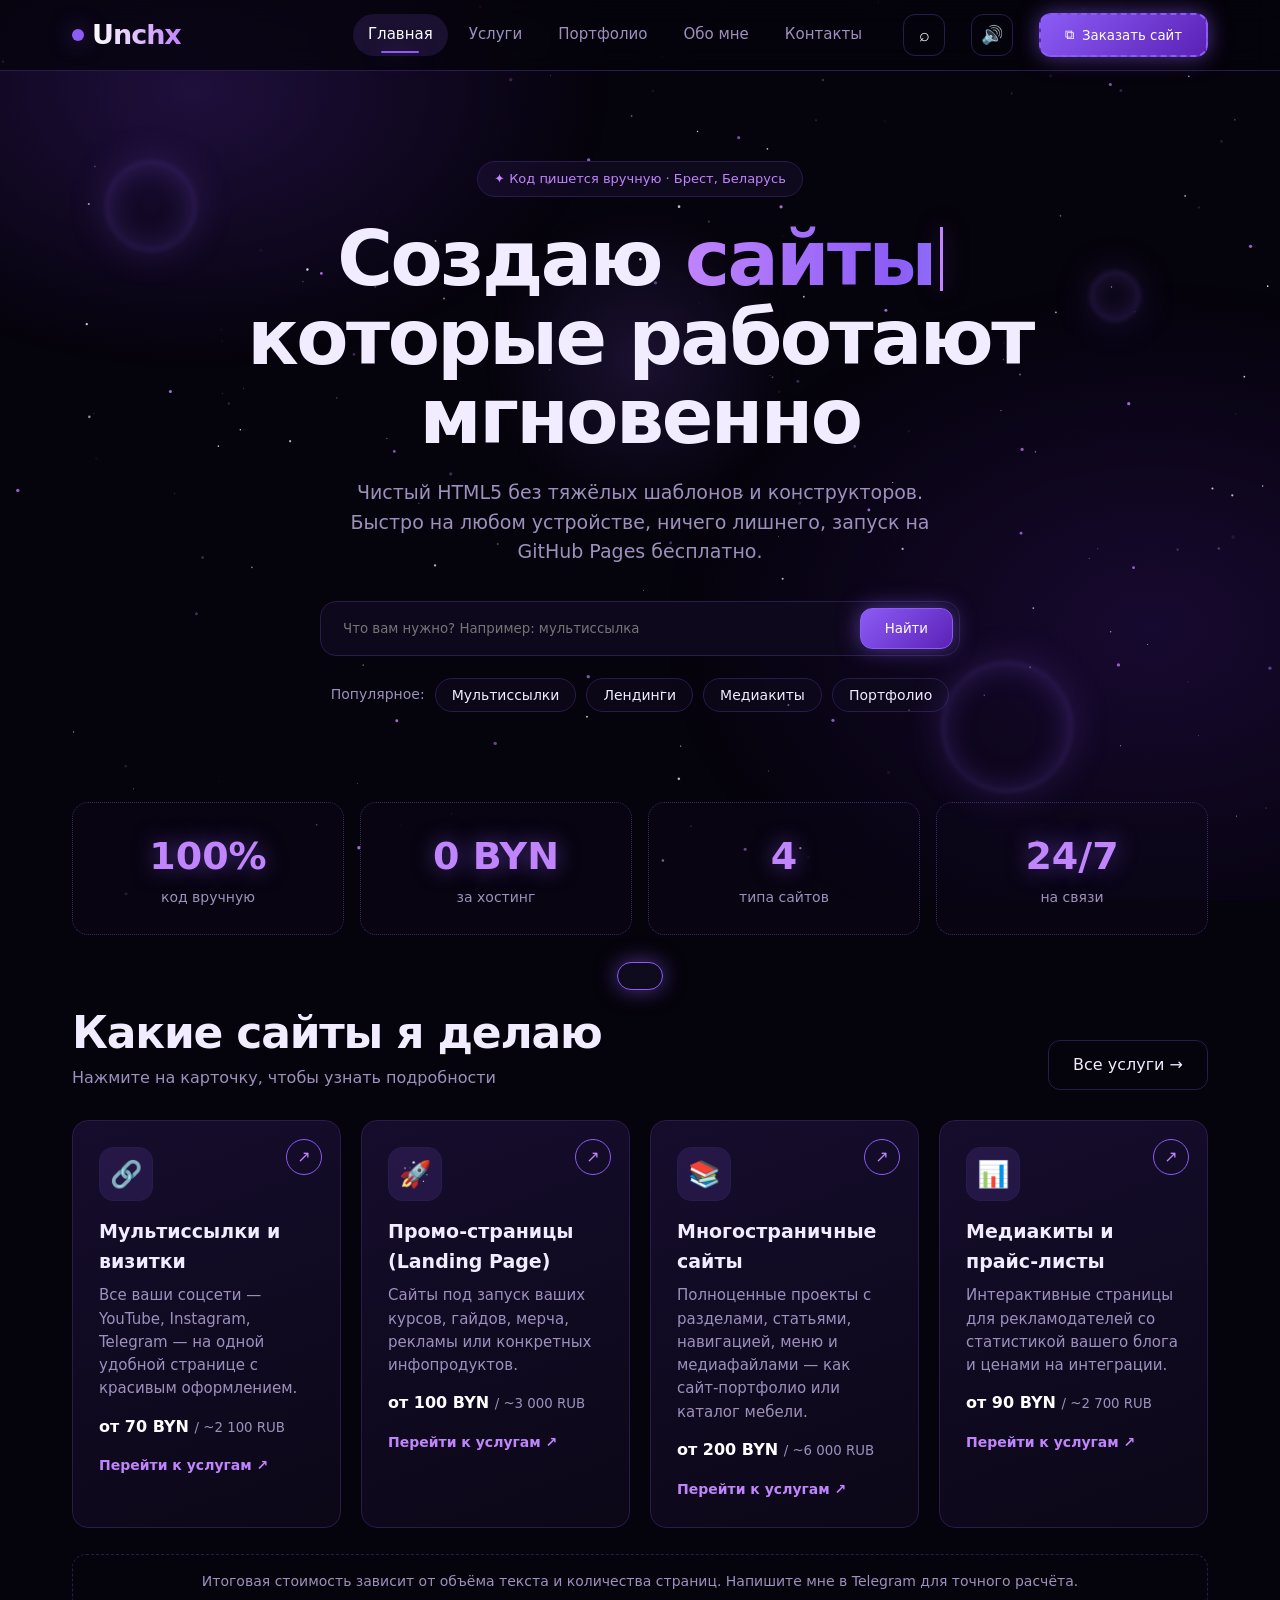
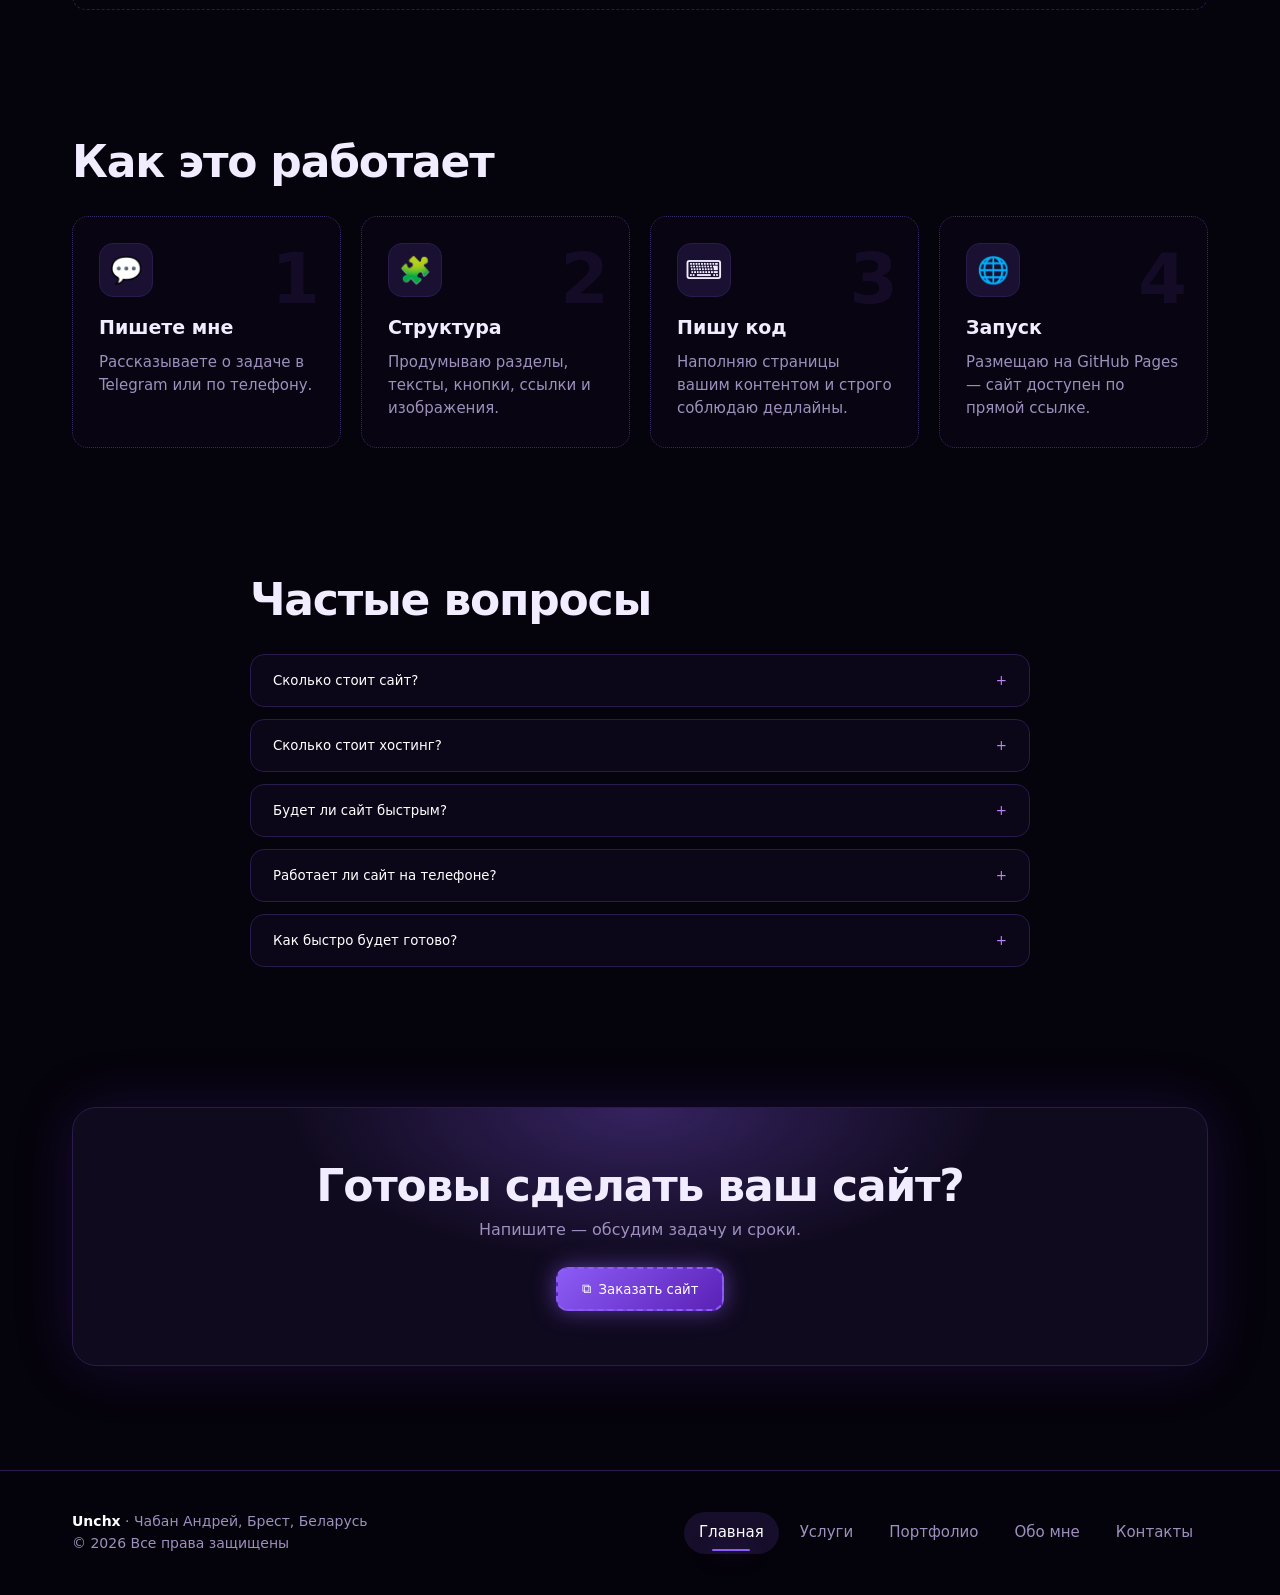
<file: index.html>
<!DOCTYPE html>
<html lang="ru">
<head>
<meta charset="UTF-8">
<meta name="viewport" content="width=device-width, initial-scale=1">
<title>Главная — Unchx</title>
<meta name="description" content="Unchx — разработка сайтов вручную на HTML5. Андрей Чабан, Брест.">
<meta name="theme-color" content="#05030b">
<link rel="stylesheet" href="style.css">
</head>
<body>
<canvas id="stars"></canvas><div class="nebula"></div><div id="cursor"></div><div class="prog"></div>
<header><div class="wrap bar">
<a href="index.html" class="logo"><i></i><b>Unchx</b></a>
<nav><a href="index.html" class="on">Главная</a><a href="services.html" class="">Услуги</a><a href="portfolio.html" class="">Портфолио</a><a href="about.html" class="">Обо мне</a><a href="contact.html" class="">Контакты</a></nav>
<button class="sbtn" data-search aria-label="Поиск по сайту" title="Поиск (клавиша /)">⌕</button>
<button class="sbtn" id="snd" aria-label="Звук" title="Звук кликов">🔊</button>
<button class="btn pop" data-order="">Заказать сайт</button>
<button class="burger" aria-label="Меню">☰</button>
</div></header>
<main class="wrap">
<div class="hero">
<div class="orb" style="width:90px;height:90px;left:3%;top:90px"></div>
<div class="orb" style="width:50px;height:50px;right:6%;top:200px;animation-delay:-3s"></div>
<div class="orb" style="width:130px;height:130px;right:12%;bottom:-20px;animation-delay:-6s"></div>
<span class="tag">✦ Код пишется вручную · Брест, Беларусь</span>
<h1>Создаю <em id="typed">сайты</em><span class="caret"></span><br>которые работают мгновенно</h1>
<p class="lead">Чистый HTML5 без тяжёлых шаблонов и конструкторов. Быстро на любом устройстве, ничего лишнего, запуск на GitHub Pages бесплатно.</p>
<form class="search" id="sf"><input id="sq" placeholder="Что вам нужно? Например: мультиссылка"><button class="btn">Найти</button></form>
<div class="pills"><span>Популярное:</span>
<button class="pill" data-go="services.html">Мультиссылки</button>
<button class="pill" data-go="services.html">Лендинги</button>
<button class="pill" data-go="services.html">Медиакиты</button>
<button class="pill" data-go="portfolio.html">Портфолио</button></div>
</div>
<div class="stats reveal">
<div class="stat info"><b data-n="100" data-s="%">0</b><span>код вручную</span></div>
<div class="stat info"><b data-n="0" data-s=" BYN">0</b><span>за хостинг</span></div>
<div class="stat info"><b data-n="4">0</b><span>типа сайтов</span></div>
<div class="stat info"><b data-n="24" data-s="/7">0</b><span>на связи</span></div>
</div>
<section><div class="sh"><div><h2>Какие сайты я делаю</h2><p class="sub">Нажмите на карточку, чтобы узнать подробности</p></div><a class="btn ghost" href="services.html">Все услуги →</a></div>
<div class="grid"><div class="card link reveal" data-go="services.html"><div class="ico">🔗</div><h3>Мультиссылки и визитки</h3><p>Все ваши соцсети — YouTube, Instagram, Telegram — на одной удобной странице с красивым оформлением.</p><div class="price">от 70 BYN <small>/ ~2 100 RUB</small></div><span class="more go">Перейти к услугам ↗</span></div><div class="card link reveal" data-go="services.html"><div class="ico">🚀</div><h3>Промо-страницы (Landing Page)</h3><p>Сайты под запуск ваших курсов, гайдов, мерча, рекламы или конкретных инфопродуктов.</p><div class="price">от 100 BYN <small>/ ~3 000 RUB</small></div><span class="more go">Перейти к услугам ↗</span></div><div class="card link reveal" data-go="services.html"><div class="ico">📚</div><h3>Многостраничные сайты</h3><p>Полноценные проекты с разделами, статьями, навигацией, меню и медиафайлами — как сайт-портфолио или каталог мебели.</p><div class="price">от 200 BYN <small>/ ~6 000 RUB</small></div><span class="more go">Перейти к услугам ↗</span></div><div class="card link reveal" data-go="services.html"><div class="ico">📊</div><h3>Медиакиты и прайс-листы</h3><p>Интерактивные страницы для рекламодателей со статистикой вашего блога и ценами на интеграции.</p><div class="price">от 90 BYN <small>/ ~2 700 RUB</small></div><span class="more go">Перейти к услугам ↗</span></div></div><div class="note reveal">Итоговая стоимость зависит от объёма текста и количества страниц. Напишите мне в Telegram для точного расчёта.</div></section>
<section><div class="sh"><h2>Как это работает</h2></div>
<div class="grid steps">
<div class="card info step reveal"><div class="ico">💬</div><h3>Пишете мне</h3><p>Рассказываете о задаче в Telegram или по телефону.</p></div>
<div class="card info step reveal"><div class="ico">🧩</div><h3>Структура</h3><p>Продумываю разделы, тексты, кнопки, ссылки и изображения.</p></div>
<div class="card info step reveal"><div class="ico">⌨️</div><h3>Пишу код</h3><p>Наполняю страницы вашим контентом и строго соблюдаю дедлайны.</p></div>
<div class="card info step reveal"><div class="ico">🌐</div><h3>Запуск</h3><p>Размещаю на GitHub Pages — сайт доступен по прямой ссылке.</p></div>
</div></section>
<section id="faq"><div class="faq"><div class="sh"><h2>Частые вопросы</h2></div>
<div class="q"><button>Сколько стоит сайт? <span>+</span></button><div>Мультиссылка — от 70 BYN, медиакит — от 90 BYN, лендинг — от 100 BYN, многостраничный сайт — от 200 BYN. Точная цена зависит от объёма текста и числа страниц.</div></div>
<div class="q"><button>Сколько стоит хостинг? <span>+</span></button><div>Ничего. Я сам и бесплатно размещаю готовый проект на GitHub Pages, поэтому вы не платите за хостинг каждый месяц.</div></div>
<div class="q"><button>Будет ли сайт быстрым? <span>+</span></button><div>Да. Код пишется вручную на HTML5, без лишнего цифрового мусора, поэтому сайт открывается моментально.</div></div>
<div class="q"><button>Работает ли сайт на телефоне? <span>+</span></button><div>Да, сайты корректно работают на любых устройствах.</div></div>
<div class="q"><button>Как быстро будет готово? <span>+</span></button><div>Сроки обсуждаем заранее и я строго их соблюдаю.</div></div></div></section>
<section><div class="band reveal"><h2>Готовы сделать ваш сайт?</h2><p class="sub" style="margin-bottom:24px">Напишите — обсудим задачу и сроки.</p><button class="btn pop" data-order="">Заказать сайт</button></div></section>
</main>
<footer><div class="wrap fl">
<div><b style="color:#fff">Unchx</b> · Чабан Андрей, Брест, Беларусь<br>© 2026 Все права защищены</div>
<nav><a href="index.html" class="on">Главная</a><a href="services.html" class="">Услуги</a><a href="portfolio.html" class="">Портфолио</a><a href="about.html" class="">Обо мне</a><a href="contact.html" class="">Контакты</a></nav>
</div></footer>
<div class="modal" id="order"><div class="win">
<div class="wbar"><span></span><span></span><span></span><em>окно заказа · страница под ним остаётся на месте</em><button class="x" aria-label="Закрыть">✕</button></div>
<h3>Заказать сайт</h3><p class="sub">Заполните — и откроется чат со мной в Telegram. Закрыть: крестик, Esc или клик мимо окна.</p>
<label>Что нужно сделать</label>
<select id="kind"><option>Мультиссылка / визитка</option><option>Промо-страница (Landing Page)</option><option>Многостраничный сайт</option><option>Медиакит / прайс-лист</option><option>Другое</option></select>
<label>Ваше имя</label><input id="nm" placeholder="Как к вам обращаться">
<label>Коротко о задаче</label><textarea id="msg" placeholder="Расскажите о проекте и сроках"></textarea>
<button class="btn" id="send" style="width:100%;margin-top:20px">Отправить в Telegram</button>
</div></div>
<div class="modal" id="find"><div class="win">
<div class="wbar"><span></span><span></span><span></span><em>окно поиска · страница под ним остаётся на месте</em><button class="x" aria-label="Закрыть">✕</button></div>
<input id="fq" placeholder="Например: цена, telegram, мультиссылка" autocomplete="off">
<ul class="res" id="fres"></ul>
<p class="hint">↑ ↓ — выбор · Enter — открыть · Esc — закрыть</p>
</div></div>
<div id="toast"></div>
<button class="top" aria-label="Наверх">↑</button>
<script src="script.js"></script>
</body>
</html>
</file>
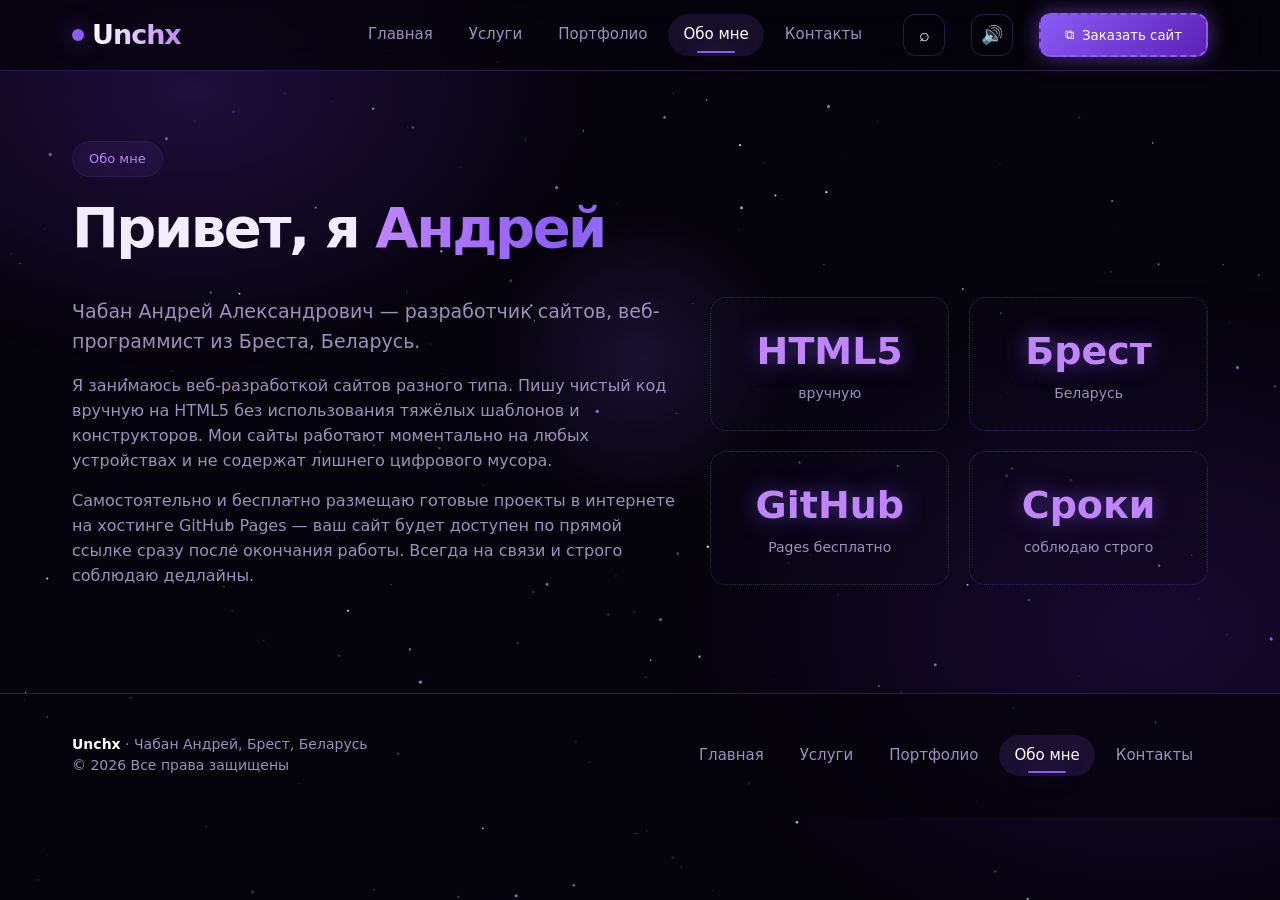
<file: about.html>
<!DOCTYPE html>
<html lang="ru">
<head>
<meta charset="UTF-8">
<meta name="viewport" content="width=device-width, initial-scale=1">
<title>Обо мне — Unchx</title>
<meta name="description" content="Unchx — разработка сайтов вручную на HTML5. Андрей Чабан, Брест.">
<meta name="theme-color" content="#05030b">
<link rel="stylesheet" href="style.css">
</head>
<body>
<canvas id="stars"></canvas><div class="nebula"></div><div id="cursor"></div><div class="prog"></div>
<header><div class="wrap bar">
<a href="index.html" class="logo"><i></i><b>Unchx</b></a>
<nav><a href="index.html" class="">Главная</a><a href="services.html" class="">Услуги</a><a href="portfolio.html" class="">Портфолио</a><a href="about.html" class="on">Обо мне</a><a href="contact.html" class="">Контакты</a></nav>
<button class="sbtn" data-search aria-label="Поиск по сайту" title="Поиск (клавиша /)">⌕</button>
<button class="sbtn" id="snd" aria-label="Звук" title="Звук кликов">🔊</button>
<button class="btn pop" data-order="">Заказать сайт</button>
<button class="burger" aria-label="Меню">☰</button>
</div></header>
<main class="wrap"><div class="page-head"><span class="tag">Обо мне</span><h1 style="font-size:clamp(34px,5vw,56px)">Привет, я <em>Андрей</em></h1></div>
<section style="padding-top:20px"><div class="two"><div class="reveal"><p class="lead" style="margin:0 0 18px;max-width:none">Чабан Андрей Александрович — разработчик сайтов, веб-программист из Бреста, Беларусь.</p>
<p style="color:var(--mut);margin-bottom:16px">Я занимаюсь веб-разработкой сайтов разного типа. Пишу чистый код вручную на HTML5 без использования тяжёлых шаблонов и конструкторов. Мои сайты работают моментально на любых устройствах и не содержат лишнего цифрового мусора.</p>
<p style="color:var(--mut)">Самостоятельно и бесплатно размещаю готовые проекты в интернете на хостинге GitHub Pages — ваш сайт будет доступен по прямой ссылке сразу после окончания работы. Всегда на связи и строго соблюдаю дедлайны.</p></div>
<div class="grid" style="grid-template-columns:1fr 1fr"><div class="stat info reveal"><b>HTML5</b><span>вручную</span></div><div class="stat info reveal"><b>Брест</b><span>Беларусь</span></div><div class="stat info reveal"><b>GitHub</b><span>Pages бесплатно</span></div><div class="stat info reveal"><b>Сроки</b><span>соблюдаю строго</span></div></div></div></section></main>
<footer><div class="wrap fl">
<div><b style="color:#fff">Unchx</b> · Чабан Андрей, Брест, Беларусь<br>© 2026 Все права защищены</div>
<nav><a href="index.html" class="">Главная</a><a href="services.html" class="">Услуги</a><a href="portfolio.html" class="">Портфолио</a><a href="about.html" class="on">Обо мне</a><a href="contact.html" class="">Контакты</a></nav>
</div></footer>
<div class="modal" id="order"><div class="win">
<div class="wbar"><span></span><span></span><span></span><em>окно заказа · страница под ним остаётся на месте</em><button class="x" aria-label="Закрыть">✕</button></div>
<h3>Заказать сайт</h3><p class="sub">Заполните — и откроется чат со мной в Telegram. Закрыть: крестик, Esc или клик мимо окна.</p>
<label>Что нужно сделать</label>
<select id="kind"><option>Мультиссылка / визитка</option><option>Промо-страница (Landing Page)</option><option>Многостраничный сайт</option><option>Медиакит / прайс-лист</option><option>Другое</option></select>
<label>Ваше имя</label><input id="nm" placeholder="Как к вам обращаться">
<label>Коротко о задаче</label><textarea id="msg" placeholder="Расскажите о проекте и сроках"></textarea>
<button class="btn" id="send" style="width:100%;margin-top:20px">Отправить в Telegram</button>
</div></div>
<div class="modal" id="find"><div class="win">
<div class="wbar"><span></span><span></span><span></span><em>окно поиска · страница под ним остаётся на месте</em><button class="x" aria-label="Закрыть">✕</button></div>
<input id="fq" placeholder="Например: цена, telegram, мультиссылка" autocomplete="off">
<ul class="res" id="fres"></ul>
<p class="hint">↑ ↓ — выбор · Enter — открыть · Esc — закрыть</p>
</div></div>
<div id="toast"></div>
<button class="top" aria-label="Наверх">↑</button>
<script src="script.js"></script>
</body>
</html>
</file>
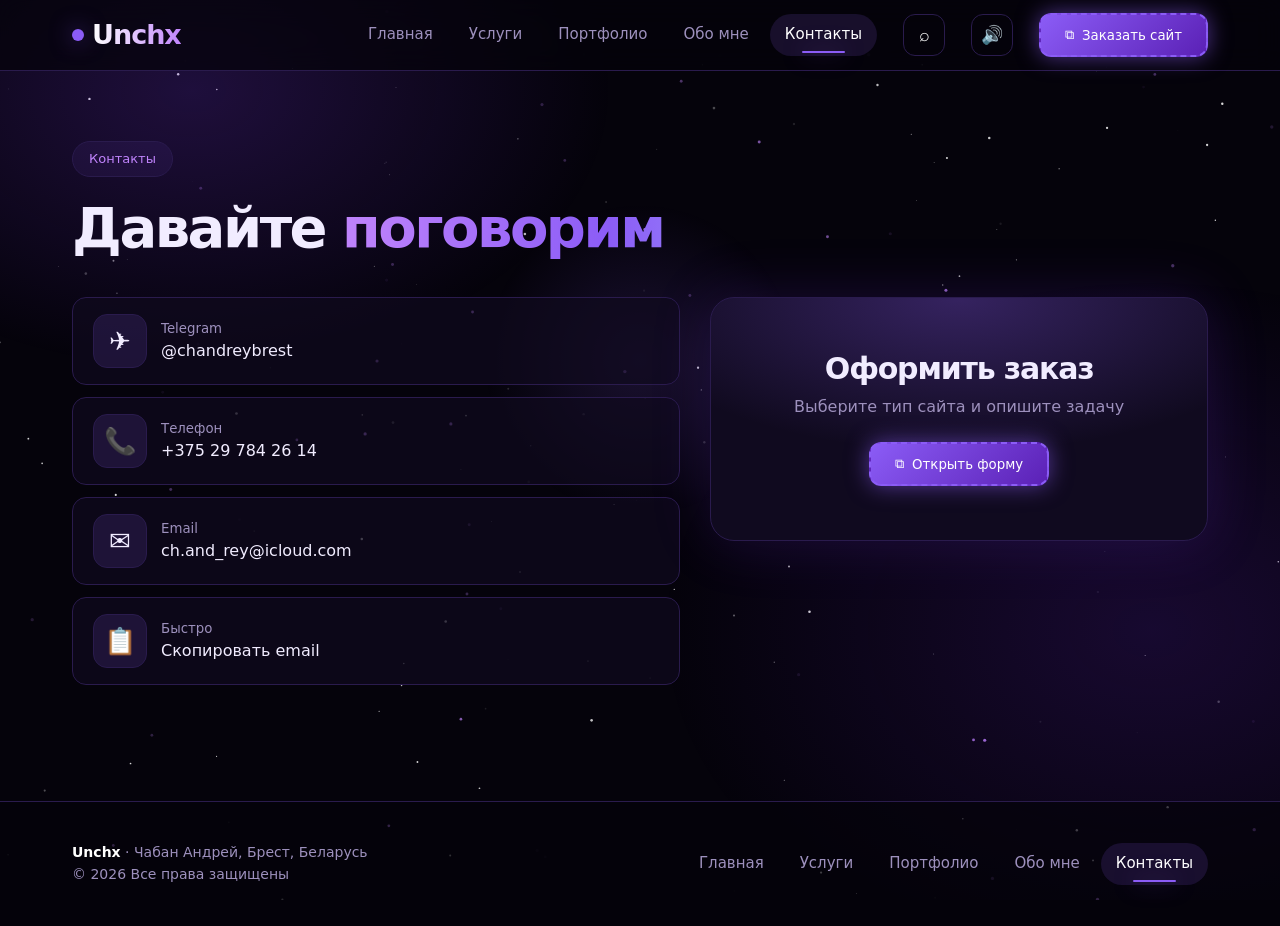
<file: contact.html>
<!DOCTYPE html>
<html lang="ru">
<head>
<meta charset="UTF-8">
<meta name="viewport" content="width=device-width, initial-scale=1">
<title>Контакты — Unchx</title>
<meta name="description" content="Unchx — разработка сайтов вручную на HTML5. Андрей Чабан, Брест.">
<meta name="theme-color" content="#05030b">
<link rel="stylesheet" href="style.css">
</head>
<body>
<canvas id="stars"></canvas><div class="nebula"></div><div id="cursor"></div><div class="prog"></div>
<header><div class="wrap bar">
<a href="index.html" class="logo"><i></i><b>Unchx</b></a>
<nav><a href="index.html" class="">Главная</a><a href="services.html" class="">Услуги</a><a href="portfolio.html" class="">Портфолио</a><a href="about.html" class="">Обо мне</a><a href="contact.html" class="on">Контакты</a></nav>
<button class="sbtn" data-search aria-label="Поиск по сайту" title="Поиск (клавиша /)">⌕</button>
<button class="sbtn" id="snd" aria-label="Звук" title="Звук кликов">🔊</button>
<button class="btn pop" data-order="">Заказать сайт</button>
<button class="burger" aria-label="Меню">☰</button>
</div></header>
<main class="wrap"><div class="page-head"><span class="tag">Контакты</span><h1 style="font-size:clamp(34px,5vw,56px)">Давайте <em>поговорим</em></h1></div>
<section style="padding-top:20px"><div class="two"><div>
<a class="contact-row reveal" href="https://t.me/chandreybrest" target="_blank" rel="noopener"><span class="ico" style="margin:0">✈️</span><div><small>Telegram</small>@chandreybrest</div></a>
<a class="contact-row reveal" href="tel:+375297842614"><span class="ico" style="margin:0">📞</span><div><small>Телефон</small>+375 29 784 26 14</div></a>
<a class="contact-row reveal" href="mailto:ch.and_rey@icloud.com"><span class="ico" style="margin:0">✉️</span><div><small>Email</small>ch.and_rey@icloud.com</div></a>
<div class="contact-row reveal" data-copy="ch.and_rey@icloud.com" style="cursor:pointer"><span class="ico" style="margin:0">📋</span><div><small>Быстро</small>Скопировать email</div></div></div>
<div class="band reveal"><h2 style="font-size:30px">Оформить заказ</h2><p class="sub" style="margin:10px 0 22px">Выберите тип сайта и опишите задачу</p><button class="btn pop" data-order="">Открыть форму</button></div></div></section></main>
<footer><div class="wrap fl">
<div><b style="color:#fff">Unchx</b> · Чабан Андрей, Брест, Беларусь<br>© 2026 Все права защищены</div>
<nav><a href="index.html" class="">Главная</a><a href="services.html" class="">Услуги</a><a href="portfolio.html" class="">Портфолио</a><a href="about.html" class="">Обо мне</a><a href="contact.html" class="on">Контакты</a></nav>
</div></footer>
<div class="modal" id="order"><div class="win">
<div class="wbar"><span></span><span></span><span></span><em>окно заказа · страница под ним остаётся на месте</em><button class="x" aria-label="Закрыть">✕</button></div>
<h3>Заказать сайт</h3><p class="sub">Заполните — и откроется чат со мной в Telegram. Закрыть: крестик, Esc или клик мимо окна.</p>
<label>Что нужно сделать</label>
<select id="kind"><option>Мультиссылка / визитка</option><option>Промо-страница (Landing Page)</option><option>Многостраничный сайт</option><option>Медиакит / прайс-лист</option><option>Другое</option></select>
<label>Ваше имя</label><input id="nm" placeholder="Как к вам обращаться">
<label>Коротко о задаче</label><textarea id="msg" placeholder="Расскажите о проекте и сроках"></textarea>
<button class="btn" id="send" style="width:100%;margin-top:20px">Отправить в Telegram</button>
</div></div>
<div class="modal" id="find"><div class="win">
<div class="wbar"><span></span><span></span><span></span><em>окно поиска · страница под ним остаётся на месте</em><button class="x" aria-label="Закрыть">✕</button></div>
<input id="fq" placeholder="Например: цена, telegram, мультиссылка" autocomplete="off">
<ul class="res" id="fres"></ul>
<p class="hint">↑ ↓ — выбор · Enter — открыть · Esc — закрыть</p>
</div></div>
<div id="toast"></div>
<button class="top" aria-label="Наверх">↑</button>
<script src="script.js"></script>
</body>
</html>
</file>
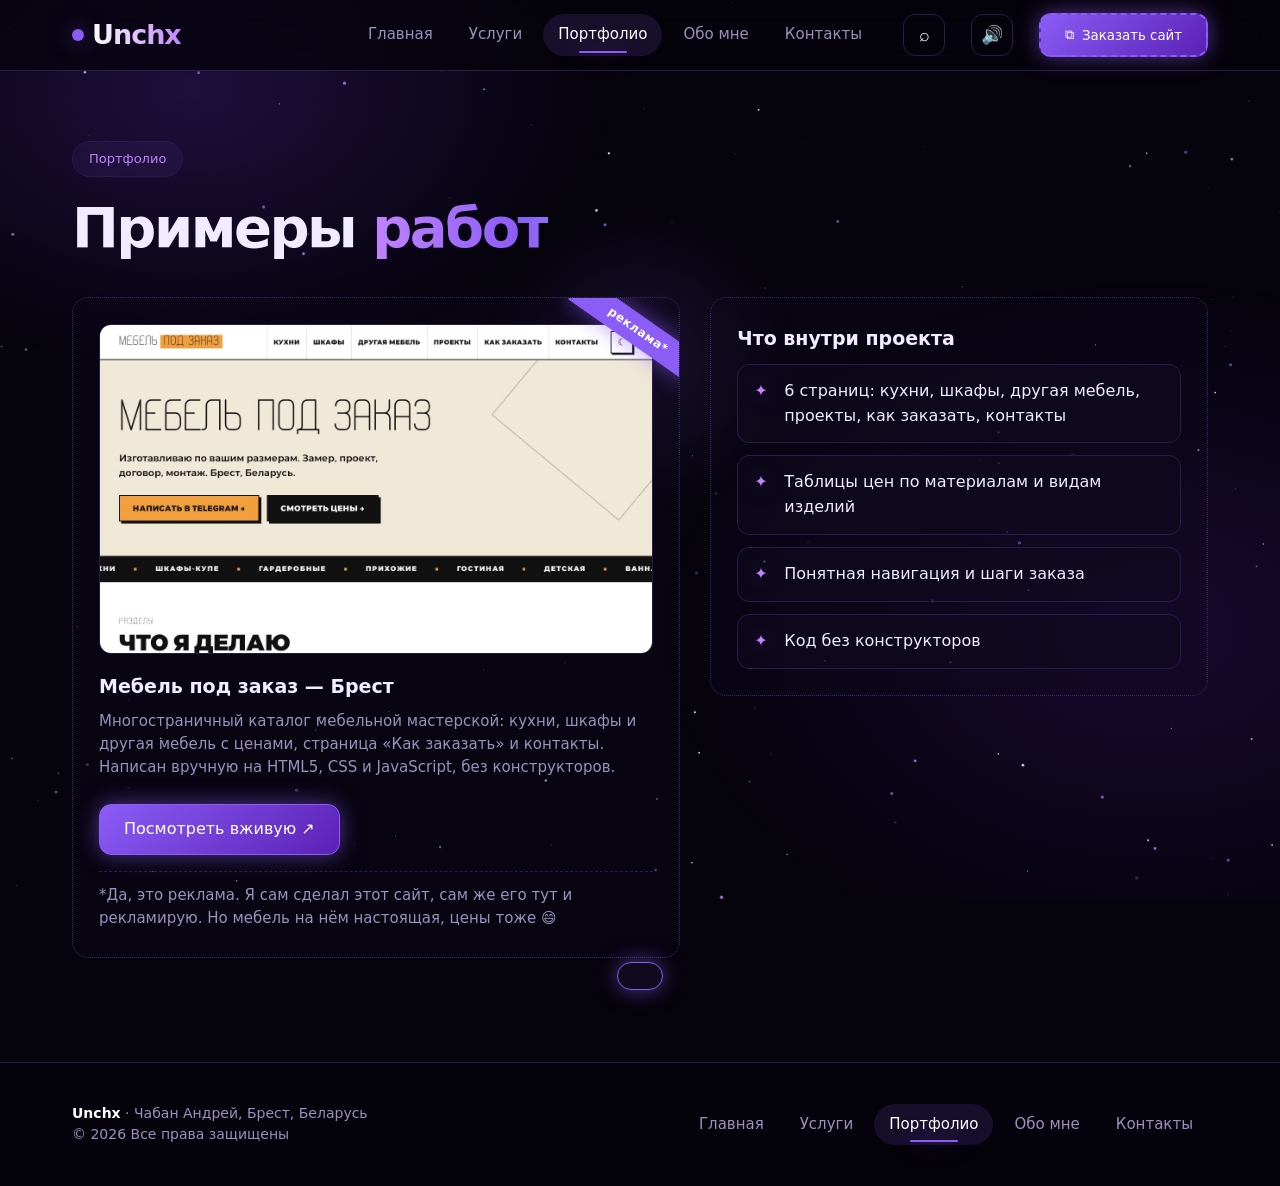
<file: portfolio.html>
<!DOCTYPE html>
<html lang="ru">
<head>
<meta charset="UTF-8">
<meta name="viewport" content="width=device-width, initial-scale=1">
<title>Портфолио — Unchx</title>
<meta name="description" content="Unchx — разработка сайтов вручную на HTML5. Андрей Чабан, Брест.">
<meta name="theme-color" content="#05030b">
<link rel="stylesheet" href="style.css">
</head>
<body>
<canvas id="stars"></canvas><div class="nebula"></div><div id="cursor"></div><div class="prog"></div>
<header><div class="wrap bar">
<a href="index.html" class="logo"><i></i><b>Unchx</b></a>
<nav><a href="index.html" class="">Главная</a><a href="services.html" class="">Услуги</a><a href="portfolio.html" class="on">Портфолио</a><a href="about.html" class="">Обо мне</a><a href="contact.html" class="">Контакты</a></nav>
<button class="sbtn" data-search aria-label="Поиск по сайту" title="Поиск (клавиша /)">⌕</button>
<button class="sbtn" id="snd" aria-label="Звук" title="Звук кликов">🔊</button>
<button class="btn pop" data-order="">Заказать сайт</button>
<button class="burger" aria-label="Меню">☰</button>
</div></header>
<main class="wrap"><div class="page-head"><span class="tag">Портфолио</span><h1 style="font-size:clamp(34px,5vw,56px)">Примеры <em>работ</em></h1></div>
<section style="padding-top:20px"><div class="two">
<div class="card info reveal ad"><span class="ribbon">реклама*</span><img class="shot" src="img/mebel.jpg" alt="Сайт «Мебель под заказ»" loading="lazy"><h3>Мебель под заказ — Брест</h3><p>Многостраничный каталог мебельной мастерской: кухни, шкафы и другая мебель с ценами, страница «Как заказать» и контакты. Написан вручную на HTML5, CSS и JavaScript, без конструкторов.</p><br><a class="btn" href="https://undreychx.github.io/Mebel-pod-zakaz/" target="_blank" rel="noopener">Посмотреть вживую ↗</a><p class="foot">*Да, это реклама. Я сам сделал этот сайт, сам же его тут и рекламирую. Но мебель на нём настоящая, цены тоже 😄</p></div>
<div class="card info reveal"><h3>Что внутри проекта</h3><ul class="list"><li>6 страниц: кухни, шкафы, другая мебель, проекты, как заказать, контакты</li><li>Таблицы цен по материалам и видам изделий</li><li>Понятная навигация и шаги заказа</li><li>Код без конструкторов</li></ul></div>
</div></section></main>
<footer><div class="wrap fl">
<div><b style="color:#fff">Unchx</b> · Чабан Андрей, Брест, Беларусь<br>© 2026 Все права защищены</div>
<nav><a href="index.html" class="">Главная</a><a href="services.html" class="">Услуги</a><a href="portfolio.html" class="on">Портфолио</a><a href="about.html" class="">Обо мне</a><a href="contact.html" class="">Контакты</a></nav>
</div></footer>
<div class="modal" id="order"><div class="win">
<div class="wbar"><span></span><span></span><span></span><em>окно заказа · страница под ним остаётся на месте</em><button class="x" aria-label="Закрыть">✕</button></div>
<h3>Заказать сайт</h3><p class="sub">Заполните — и откроется чат со мной в Telegram. Закрыть: крестик, Esc или клик мимо окна.</p>
<label>Что нужно сделать</label>
<select id="kind"><option>Мультиссылка / визитка</option><option>Промо-страница (Landing Page)</option><option>Многостраничный сайт</option><option>Медиакит / прайс-лист</option><option>Другое</option></select>
<label>Ваше имя</label><input id="nm" placeholder="Как к вам обращаться">
<label>Коротко о задаче</label><textarea id="msg" placeholder="Расскажите о проекте и сроках"></textarea>
<button class="btn" id="send" style="width:100%;margin-top:20px">Отправить в Telegram</button>
</div></div>
<div class="modal" id="find"><div class="win">
<div class="wbar"><span></span><span></span><span></span><em>окно поиска · страница под ним остаётся на месте</em><button class="x" aria-label="Закрыть">✕</button></div>
<input id="fq" placeholder="Например: цена, telegram, мультиссылка" autocomplete="off">
<ul class="res" id="fres"></ul>
<p class="hint">↑ ↓ — выбор · Enter — открыть · Esc — закрыть</p>
</div></div>
<div id="toast"></div>
<button class="top" aria-label="Наверх">↑</button>
<script src="script.js"></script>
</body>
</html>
</file>
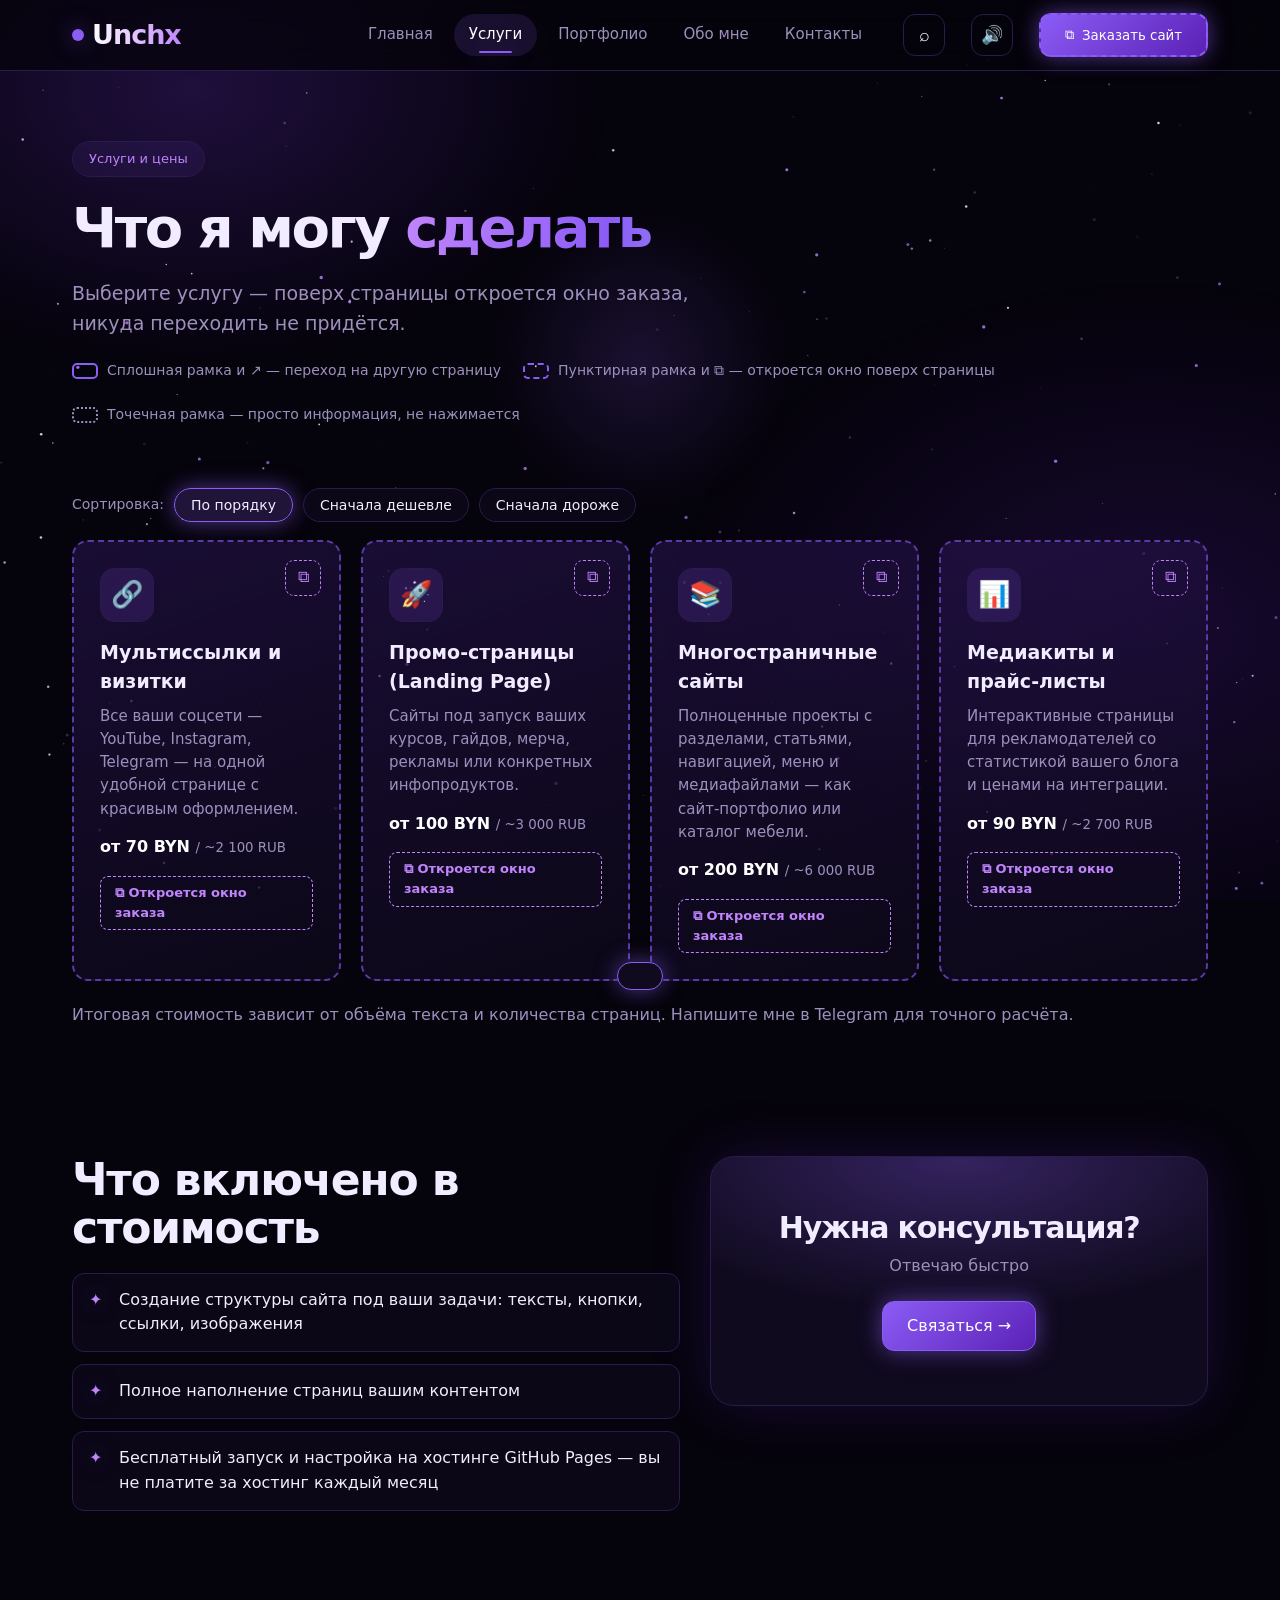
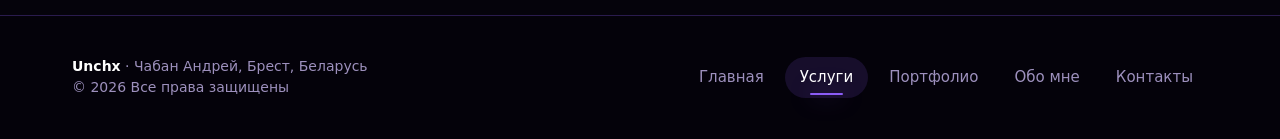
<file: services.html>
<!DOCTYPE html>
<html lang="ru">
<head>
<meta charset="UTF-8">
<meta name="viewport" content="width=device-width, initial-scale=1">
<title>Услуги — Unchx</title>
<meta name="description" content="Unchx — разработка сайтов вручную на HTML5. Андрей Чабан, Брест.">
<meta name="theme-color" content="#05030b">
<link rel="stylesheet" href="style.css">
</head>
<body>
<canvas id="stars"></canvas><div class="nebula"></div><div id="cursor"></div><div class="prog"></div>
<header><div class="wrap bar">
<a href="index.html" class="logo"><i></i><b>Unchx</b></a>
<nav><a href="index.html" class="">Главная</a><a href="services.html" class="on">Услуги</a><a href="portfolio.html" class="">Портфолио</a><a href="about.html" class="">Обо мне</a><a href="contact.html" class="">Контакты</a></nav>
<button class="sbtn" data-search aria-label="Поиск по сайту" title="Поиск (клавиша /)">⌕</button>
<button class="sbtn" id="snd" aria-label="Звук" title="Звук кликов">🔊</button>
<button class="btn pop" data-order="">Заказать сайт</button>
<button class="burger" aria-label="Меню">☰</button>
</div></header>
<main class="wrap"><div class="page-head"><span class="tag">Услуги и цены</span><h1 style="font-size:clamp(34px,5vw,56px)">Что я могу <em>сделать</em></h1><p class="lead" style="margin-left:0">Выберите услугу — поверх страницы откроется окно заказа, никуда переходить не придётся.</p>
<div class="legend"><span><i class="k go"></i>Сплошная рамка и ↗ — переход на другую страницу</span><span><i class="k pop"></i>Пунктирная рамка и ⧉ — откроется окно поверх страницы</span><span><i class="k info"></i>Точечная рамка — просто информация, не нажимается</span></div></div>
<section style="padding-top:20px"><div class="sortbar"><span>Сортировка:</span><button class="pill on" data-sort="0">По порядку</button><button class="pill" data-sort="asc">Сначала дешевле</button><button class="pill" data-sort="desc">Сначала дороже</button></div>
<div class="grid" id="svc"><div class="card popup reveal" data-order="Мультиссылка / визитка" data-price="70"><div class="ico">🔗</div><h3>Мультиссылки и визитки</h3><p>Все ваши соцсети — YouTube, Instagram, Telegram — на одной удобной странице с красивым оформлением.</p><div class="price">от 70 BYN <small>/ ~2 100 RUB</small></div><span class="more pop">⧉ Откроется окно заказа</span></div><div class="card popup reveal" data-order="Промо-страница (Landing Page)" data-price="100"><div class="ico">🚀</div><h3>Промо-страницы (Landing Page)</h3><p>Сайты под запуск ваших курсов, гайдов, мерча, рекламы или конкретных инфопродуктов.</p><div class="price">от 100 BYN <small>/ ~3 000 RUB</small></div><span class="more pop">⧉ Откроется окно заказа</span></div><div class="card popup reveal" data-order="Многостраничный сайт" data-price="200"><div class="ico">📚</div><h3>Многостраничные сайты</h3><p>Полноценные проекты с разделами, статьями, навигацией, меню и медиафайлами — как сайт-портфолио или каталог мебели.</p><div class="price">от 200 BYN <small>/ ~6 000 RUB</small></div><span class="more pop">⧉ Откроется окно заказа</span></div><div class="card popup reveal" data-order="Медиакит / прайс-лист" data-price="90"><div class="ico">📊</div><h3>Медиакиты и прайс-листы</h3><p>Интерактивные страницы для рекламодателей со статистикой вашего блога и ценами на интеграции.</p><div class="price">от 90 BYN <small>/ ~2 700 RUB</small></div><span class="more pop">⧉ Откроется окно заказа</span></div></div>
<p class="sub" style="margin-top:22px">Итоговая стоимость зависит от объёма текста и количества страниц. Напишите мне в Telegram для точного расчёта.</p></section>
<section><div class="two"><div><h2>Что включено в стоимость</h2><ul class="list" style="margin-top:20px">
<li>Создание структуры сайта под ваши задачи: тексты, кнопки, ссылки, изображения</li>
<li>Полное наполнение страниц вашим контентом</li>
<li>Бесплатный запуск и настройка на хостинге GitHub Pages — вы не платите за хостинг каждый месяц</li></ul></div>
<div class="band reveal"><h2 style="font-size:30px">Нужна консультация?</h2><p class="sub" style="margin:10px 0 22px">Отвечаю быстро</p><a class="btn" href="contact.html">Связаться →</a></div></div></section></main>
<footer><div class="wrap fl">
<div><b style="color:#fff">Unchx</b> · Чабан Андрей, Брест, Беларусь<br>© 2026 Все права защищены</div>
<nav><a href="index.html" class="">Главная</a><a href="services.html" class="on">Услуги</a><a href="portfolio.html" class="">Портфолио</a><a href="about.html" class="">Обо мне</a><a href="contact.html" class="">Контакты</a></nav>
</div></footer>
<div class="modal" id="order"><div class="win">
<div class="wbar"><span></span><span></span><span></span><em>окно заказа · страница под ним остаётся на месте</em><button class="x" aria-label="Закрыть">✕</button></div>
<h3>Заказать сайт</h3><p class="sub">Заполните — и откроется чат со мной в Telegram. Закрыть: крестик, Esc или клик мимо окна.</p>
<label>Что нужно сделать</label>
<select id="kind"><option>Мультиссылка / визитка</option><option>Промо-страница (Landing Page)</option><option>Многостраничный сайт</option><option>Медиакит / прайс-лист</option><option>Другое</option></select>
<label>Ваше имя</label><input id="nm" placeholder="Как к вам обращаться">
<label>Коротко о задаче</label><textarea id="msg" placeholder="Расскажите о проекте и сроках"></textarea>
<button class="btn" id="send" style="width:100%;margin-top:20px">Отправить в Telegram</button>
</div></div>
<div class="modal" id="find"><div class="win">
<div class="wbar"><span></span><span></span><span></span><em>окно поиска · страница под ним остаётся на месте</em><button class="x" aria-label="Закрыть">✕</button></div>
<input id="fq" placeholder="Например: цена, telegram, мультиссылка" autocomplete="off">
<ul class="res" id="fres"></ul>
<p class="hint">↑ ↓ — выбор · Enter — открыть · Esc — закрыть</p>
</div></div>
<div id="toast"></div>
<button class="top" aria-label="Наверх">↑</button>
<script src="script.js"></script>
</body>
</html>
</file>
<file: style.css>
:root{--bg:#05030b;--bg2:#0c0818;--card:#100a1f;--line:#2a1b4d;--p:#8b5cf6;--p2:#c084fc;--p3:#5b21b6;--tx:#f1ecff;--mut:#9d90bd;--glow:0 0 22px rgba(139,92,246,.55);--r:16px}
*{box-sizing:border-box;margin:0;padding:0;-webkit-tap-highlight-color:transparent}
html{scroll-behavior:smooth}
body{font-family:'Inter',system-ui,Segoe UI,Arial,sans-serif;background:var(--bg);color:var(--tx);line-height:1.55;overflow-x:hidden}
main{animation:pageIn .6s .05s both}
body.leave main{animation:pageOut .35s forwards}
@keyframes pageIn{from{opacity:0;transform:translateY(14px)}to{opacity:1;transform:none}}
@keyframes pageOut{to{opacity:0;transform:translateY(-10px)}}
a{color:inherit;text-decoration:none}
#stars{position:fixed;inset:0;z-index:-2;width:100%;height:100%}
.nebula{position:fixed;inset:0;z-index:-1;pointer-events:none;background:radial-gradient(600px 400px at 15% 10%,rgba(124,58,237,.22),transparent 70%),radial-gradient(700px 500px at 90% 70%,rgba(91,33,182,.22),transparent 70%)}
#cursor{position:fixed;width:340px;height:340px;border-radius:50%;pointer-events:none;z-index:-1;background:radial-gradient(circle,rgba(139,92,246,.16),transparent 65%);transform:translate(-50%,-50%);left:50%;top:40%}
.wrap{max-width:1180px;margin:0 auto;padding:0 22px}
header{position:sticky;top:0;z-index:50;background:rgba(5,3,11,.72);backdrop-filter:blur(14px);border-bottom:1px solid var(--line);transition:box-shadow .3s}
header.scrolled{box-shadow:0 8px 40px rgba(124,58,237,.25)}
.bar{display:flex;align-items:center;gap:26px;height:70px}
.logo{font-size:27px;font-weight:800;letter-spacing:-1px;display:flex;align-items:center;gap:8px}
.logo i{width:12px;height:12px;border-radius:50%;background:var(--p);box-shadow:var(--glow);animation:pulse 2.4s infinite}
.logo b{background:linear-gradient(90deg,#fff,var(--p2));-webkit-background-clip:text;color:transparent}
@keyframes pulse{50%{transform:scale(1.5);opacity:.6}}
nav{display:flex;gap:6px;margin-left:auto;align-items:center}
nav a{padding:9px 15px;border-radius:999px;color:var(--mut);font-weight:500;font-size:15px;position:relative;transition:.25s}
nav a:hover,nav a.on{color:#fff;background:rgba(139,92,246,.14)}
nav a.on::after{content:"";position:absolute;left:30%;right:30%;bottom:3px;height:2px;background:var(--p);box-shadow:var(--glow);border-radius:2px}
.btn{display:inline-flex;align-items:center;justify-content:center;gap:8px;padding:12px 24px;border-radius:12px;border:1px solid var(--p);background:linear-gradient(135deg,var(--p),var(--p3));color:#fff;font:600 15px inherit;font-family:inherit;cursor:pointer;box-shadow:var(--glow);position:relative;overflow:hidden;transition:transform .2s,box-shadow .3s}
.btn:hover{transform:translateY(-3px);box-shadow:0 0 38px rgba(167,139,250,.8)}
.btn:active{transform:scale(.95)}
.btn.ghost{background:transparent;box-shadow:none;border-color:var(--line);color:var(--tx)}
.btn.ghost:hover{border-color:var(--p);box-shadow:var(--glow)}
.burger{display:none;margin-left:auto;background:none;border:1px solid var(--line);color:#fff;width:44px;height:44px;border-radius:12px;font-size:20px;cursor:pointer}
.hero{padding:90px 0 60px;text-align:center;position:relative}
.tag{display:inline-block;padding:7px 16px;border:1px solid var(--line);border-radius:999px;color:var(--p2);font-size:13px;background:rgba(139,92,246,.08);margin-bottom:22px;animation:float 5s infinite ease-in-out}
@keyframes float{50%{transform:translateY(-7px)}}
h1{font-size:clamp(38px,6.4vw,76px);line-height:1.04;letter-spacing:-2.5px;font-weight:800}
h1 em{font-style:normal;background:linear-gradient(90deg,var(--p2),var(--p),#a5b4fc,var(--p2));background-size:250% 100%;-webkit-background-clip:text;color:transparent;animation:shine 6s linear infinite}
@keyframes shine{to{background-position:250% 0}}
.caret{display:inline-block;width:3px;height:.85em;background:var(--p2);margin-left:5px;vertical-align:-.08em;animation:blink 1s steps(1) infinite;box-shadow:var(--glow)}
@keyframes blink{50%{opacity:0}}
.lead{max-width:640px;margin:22px auto 0;color:var(--mut);font-size:19px}
.search{display:flex;max-width:640px;margin:34px auto 0;border:1px solid var(--line);background:rgba(16,10,31,.85);border-radius:16px;padding:6px;box-shadow:0 0 0 0 rgba(139,92,246,0);transition:.3s}
.search:focus-within{border-color:var(--p);box-shadow:0 0 34px rgba(139,92,246,.45)}
.search input{flex:1;background:none;border:0;outline:0;color:#fff;font:16px inherit;font-family:inherit;padding:0 16px}
.pills{display:flex;flex-wrap:wrap;gap:10px;justify-content:center;margin-top:22px;color:var(--mut);font-size:14px;align-items:center}
.pill{padding:8px 16px;border:1px solid var(--line);border-radius:999px;cursor:pointer;transition:.25s;background:rgba(16,10,31,.6);color:var(--tx);font-family:inherit;font-size:14px}
.pill:hover{border-color:var(--p);box-shadow:var(--glow);transform:translateY(-3px)}
.orb{position:absolute;border-radius:50%;filter:blur(2px);border:1px solid rgba(139,92,246,.4);box-shadow:inset 0 0 30px rgba(139,92,246,.25),0 0 40px rgba(139,92,246,.2);animation:drift 9s infinite ease-in-out}
@keyframes drift{50%{transform:translate(18px,-28px) rotate(12deg)}}
.stats{display:grid;grid-template-columns:repeat(4,1fr);gap:16px;margin:30px 0 10px}
.stat{text-align:center;padding:24px 10px;border:1px solid var(--line);border-radius:var(--r);background:rgba(16,10,31,.6)}
.stat b{display:block;font-size:38px;color:var(--p2);text-shadow:var(--glow)}
.stat span{color:var(--mut);font-size:14px}
section{padding:64px 0}
.sh{display:flex;justify-content:space-between;align-items:end;margin-bottom:30px;gap:20px;flex-wrap:wrap}
h2{font-size:clamp(28px,4vw,44px);letter-spacing:-1.2px;line-height:1.1}
.sub{color:var(--mut);margin-top:8px}
.grid{display:grid;grid-template-columns:repeat(auto-fill,minmax(260px,1fr));gap:20px}
.card{background:linear-gradient(160deg,rgba(24,14,48,.9),rgba(12,8,24,.9));border:1px solid var(--line);border-radius:var(--r);padding:26px;position:relative;overflow:hidden;cursor:default;transition:transform .25s,border-color .3s,box-shadow .3s;transform-style:preserve-3d}
.card.link,.card.popup{cursor:pointer}
.card::before{content:"";position:absolute;inset:0;background:radial-gradient(260px circle at var(--mx,50%) var(--my,0%),rgba(167,139,250,.22),transparent 60%);opacity:0;transition:.3s}
.card:hover{border-color:#4a2f8a}
.card.link:hover,.card.popup:hover{border-color:var(--p);box-shadow:0 14px 50px rgba(124,58,237,.35)}
.card.link:hover::before,.card.popup:hover::before{opacity:1}
.ico{width:54px;height:54px;border-radius:14px;display:grid;place-items:center;font-size:26px;background:rgba(139,92,246,.14);border:1px solid var(--line);margin-bottom:16px;transition:.3s}
.card.link:hover .ico,.card.popup:hover .ico{transform:rotate(-8deg) scale(1.12);box-shadow:var(--glow)}
.card h3{font-size:19px;margin-bottom:8px}
.card p{color:var(--mut);font-size:15px}
.card .more{display:inline-block;margin-top:16px;color:var(--p2);font-weight:600;font-size:14px;transition:.25s}
.card.link:hover .more{transform:translateX(6px)}
.card.link::after{content:'↗';position:absolute;right:18px;top:18px;width:34px;height:34px;border-radius:50%;border:1px solid var(--p);display:grid;place-items:center;color:var(--p2);transition:.3s}
.card.link:hover::after{background:var(--p);color:#fff;transform:rotate(45deg);box-shadow:var(--glow)}
.card.popup{border:2px dashed #5b3aa8;background:linear-gradient(160deg,rgba(40,20,80,.6),rgba(12,8,24,.9))}
.card.popup::after{content:'⧉';position:absolute;right:18px;top:18px;width:34px;height:34px;border-radius:9px;border:1px dashed var(--p2);display:grid;place-items:center;color:var(--p2);transition:.3s}
.card.popup:hover::after{background:var(--p);color:#fff;box-shadow:var(--glow)}
.more.pop{padding:6px 14px;border:1px dashed var(--p2);border-radius:8px;font-size:13px}
.legend{display:flex;gap:22px;flex-wrap:wrap;margin-top:22px;color:var(--mut);font-size:14px}
.legend span{display:flex;align-items:center;gap:9px}
.legend .k{width:26px;height:16px;border-radius:5px;border:2px solid var(--p);display:inline-block}
.legend .k.pop{border-style:dashed}
.btn.pop{border-style:dashed;border-width:2px}
.btn.pop::before{content:'⧉'}
.wbar{display:flex;align-items:center;gap:7px;margin:-12px -10px 20px;padding-bottom:14px;border-bottom:1px dashed var(--line)}
.wbar span{width:11px;height:11px;border-radius:50%;background:var(--line)}
.wbar span:first-child{background:var(--p)}
.wbar em{font-style:normal;font-size:12px;color:var(--mut);margin-left:8px;flex:1}
.wbar .x{float:none}
.price{margin-top:14px;font-weight:700;color:#fff}
.price small{color:var(--mut);font-weight:400}
.steps{counter-reset:s}
.step::after{counter-increment:s;content:counter(s);position:absolute;right:20px;top:8px;font-size:70px;font-weight:800;color:rgba(139,92,246,.1)}
.band{border:1px solid var(--line);border-radius:24px;padding:54px 30px;text-align:center;background:radial-gradient(500px 220px at 50% 0%,rgba(139,92,246,.3),transparent 70%),var(--card);box-shadow:0 0 60px rgba(124,58,237,.18)}
.faq{max-width:780px;margin:0 auto}
.q{border:1px solid var(--line);border-radius:14px;margin-bottom:12px;background:rgba(16,10,31,.7);overflow:hidden;transition:.3s}
.q:hover,.q.open{border-color:var(--p)}
.q button{width:100%;text-align:left;background:none;border:0;color:#fff;font:600 17px inherit;font-family:inherit;padding:18px 22px;cursor:pointer;display:flex;justify-content:space-between}
.q button span{transition:.3s;color:var(--p2)}
.q.open button span{transform:rotate(45deg)}
.q div{max-height:0;overflow:hidden;color:var(--mut);padding:0 22px;transition:max-height .4s,padding .4s}
.q.open div{max-height:200px;padding:0 22px 18px}
.page-head{padding:70px 0 20px}
.list{list-style:none;display:grid;gap:12px;margin-top:10px}
.list li{padding:14px 18px 14px 46px;border:1px solid var(--line);border-radius:12px;position:relative;background:rgba(16,10,31,.6);transition:.25s}
.list li:hover{border-color:var(--p);transform:translateX(6px)}
.list li::before{content:"✦";position:absolute;left:16px;color:var(--p2);text-shadow:var(--glow)}
.two{display:grid;grid-template-columns:1.1fr .9fr;gap:30px;align-items:start}
.contact-row{display:flex;gap:14px;align-items:center;padding:16px 20px;border:1px solid var(--line);border-radius:14px;margin-bottom:12px;background:rgba(16,10,31,.7);transition:.25s}
.contact-row:hover{border-color:var(--p);box-shadow:var(--glow);transform:translateY(-3px)}
.contact-row small{display:block;color:var(--mut)}
footer{border-top:1px solid var(--line);padding:40px 0;margin-top:40px;color:var(--mut);font-size:14px;background:rgba(5,3,11,.7)}
.fl{display:flex;justify-content:space-between;gap:20px;flex-wrap:wrap;align-items:center}
.fl nav{margin:0;flex-wrap:wrap}
.reveal{opacity:0;transform:translateY(34px);transition:opacity .8s,transform .8s}
.reveal.in{opacity:1;transform:none}
.ripple{position:fixed;border-radius:50%;pointer-events:none;border:2px solid var(--p2);background:radial-gradient(circle,rgba(192,132,252,.45),transparent 70%);transform:translate(-50%,-50%) scale(0);animation:rip .7s ease-out forwards;z-index:999}
@keyframes rip{to{transform:translate(-50%,-50%) scale(1);opacity:0}}
.modal{position:fixed;inset:0;z-index:200;display:grid;place-items:center;padding:20px;background:rgba(3,1,8,.75);backdrop-filter:blur(8px);opacity:0;pointer-events:none;transition:.3s}
.modal.show{opacity:1;pointer-events:auto}
.win{width:min(520px,100%);max-height:90vh;overflow:auto;background:var(--bg2);border:1px solid var(--p);border-radius:22px;padding:30px;box-shadow:0 0 70px rgba(124,58,237,.5);transform:scale(.88) translateY(30px);transition:transform .4s cubic-bezier(.2,1.4,.4,1)}
.modal.show .win{transform:none}
.win h3{font-size:24px;margin-bottom:6px}
.win label{display:block;margin:16px 0 6px;color:var(--mut);font-size:14px}
.win select,.win textarea,.win input{width:100%;background:var(--card);border:1px solid var(--line);color:#fff;border-radius:12px;padding:13px 14px;font:15px inherit;font-family:inherit;outline:0;transition:.25s}
.win select:focus,.win textarea:focus,.win input:focus{border-color:var(--p);box-shadow:var(--glow)}
.win textarea{min-height:90px;resize:vertical}
.x{float:right;background:none;border:1px solid var(--line);color:#fff;width:36px;height:36px;border-radius:50%;cursor:pointer;font-size:16px;transition:.25s}
.x:hover{border-color:var(--p);transform:rotate(90deg)}
#toast{position:fixed;left:50%;bottom:30px;transform:translate(-50%,120px);background:var(--card);border:1px solid var(--p);box-shadow:var(--glow);padding:13px 22px;border-radius:999px;z-index:300;transition:.45s cubic-bezier(.2,1.4,.4,1)}
#toast.show{transform:translate(-50%,0)}
.top{position:fixed;right:20px;bottom:24px;width:48px;height:48px;border-radius:50%;border:1px solid var(--p);background:var(--card);color:#fff;font-size:18px;cursor:pointer;box-shadow:var(--glow);opacity:0;transform:scale(.5);pointer-events:none;transition:.3s;z-index:60}
.top.show{opacity:1;transform:none;pointer-events:auto}
.prog{position:fixed;top:0;left:0;height:3px;width:0;background:linear-gradient(90deg,var(--p3),var(--p2));box-shadow:var(--glow);z-index:100}
@media(max-width:860px){.burger{display:block}header nav{position:fixed;top:70px;left:0;right:0;flex-direction:column;background:rgba(5,3,11,.97);padding:18px;border-bottom:1px solid var(--line);transform:translateY(-130%);transition:.4s;align-items:stretch;text-align:center}header nav.open{transform:none}.stats{grid-template-columns:1fr 1fr}.two{grid-template-columns:1fr}.hero{padding-top:60px}.orb{display:none}.bar>.btn{display:none}}
@media(prefers-reduced-motion:reduce){*{animation-duration:.01s!important;transition-duration:.01s!important}}

.card.info,.stat.info{cursor:default;border:1px dotted #3a2a66;background:rgba(16,10,31,.35);box-shadow:none}
.card.info:hover{border-color:#3a2a66;box-shadow:none;transform:none!important}
.card.info::before{display:none}
.card.info:hover .ico{transform:none;box-shadow:none}
.legend .k.info{border:2px dotted var(--mut)}
.reveal.done{transition-delay:0s!important}
.card.reveal.done{transition:transform .25s,border-color .3s,box-shadow .3s}

.note{margin-top:26px;padding:16px 20px;border:1px dashed var(--line);border-radius:14px;color:var(--mut);font-size:14px;text-align:center}

.sbtn{background:none;border:1px solid var(--line);color:#fff;width:42px;height:42px;border-radius:12px;font-size:18px;cursor:pointer;transition:.25s}
.sbtn:hover{border-color:var(--p);box-shadow:var(--glow);transform:translateY(-2px)}
.sbtn.off{opacity:.45}
#find .win{width:min(600px,100%)}
#fq{margin-top:4px;font-size:17px}
.res{list-style:none;margin-top:14px;display:grid;gap:8px;max-height:46vh;overflow:auto}
.res li{display:flex;gap:12px;align-items:center;padding:11px 14px;border:1px solid var(--line);border-radius:12px;cursor:pointer;transition:.2s;background:rgba(16,10,31,.6)}
.res li:hover,.res li.sel{border-color:var(--p);background:rgba(139,92,246,.14);transform:translateX(4px)}
.res li b{display:block;font-size:15px}
.res li small{color:var(--mut);font-size:13px}
.res li .go{margin-left:auto;color:var(--p2)}
.res .empty{cursor:default;color:var(--mut);justify-content:center;border-style:dashed}
.res .empty:hover{transform:none;background:none;border-color:var(--line)}
mark{background:rgba(167,139,250,.35);color:#fff;border-radius:4px;padding:0 2px}
.hint{color:var(--mut);font-size:12px;margin-top:12px;text-align:center}
.search{position:relative}
.sres{position:absolute;left:0;right:0;top:calc(100% + 10px);z-index:30;text-align:left;background:var(--bg2);border:1px solid var(--p);border-radius:16px;padding:10px;box-shadow:0 0 50px rgba(124,58,237,.4);display:none}
.sres.show{display:block}
.sres .res{margin:0;max-height:300px}
.sortbar{display:flex;gap:10px;flex-wrap:wrap;align-items:center;margin:22px 0 18px;color:var(--mut);font-size:14px}
.pill.on{border-color:var(--p);background:rgba(139,92,246,.2);box-shadow:var(--glow)}
.bad{border-color:#f87171!important;animation:shake .35s}
@keyframes shake{25%{transform:translateX(-6px)}75%{transform:translateX(6px)}}
.ad{padding-top:26px}
.ribbon{position:absolute;right:-34px;top:18px;transform:rotate(35deg);background:var(--p);color:#fff;font-size:12px;font-weight:700;padding:5px 40px;letter-spacing:.5px;box-shadow:var(--glow);z-index:2}
.shot{width:100%;border-radius:12px;border:1px solid var(--line);margin-bottom:18px;display:block}
.foot{margin-top:16px;font-size:13px;color:var(--mut);border-top:1px dashed var(--line);padding-top:12px}
@media(max-width:860px){.bar>.sbtn{margin-left:auto}.burger{margin-left:0}}
</file>
